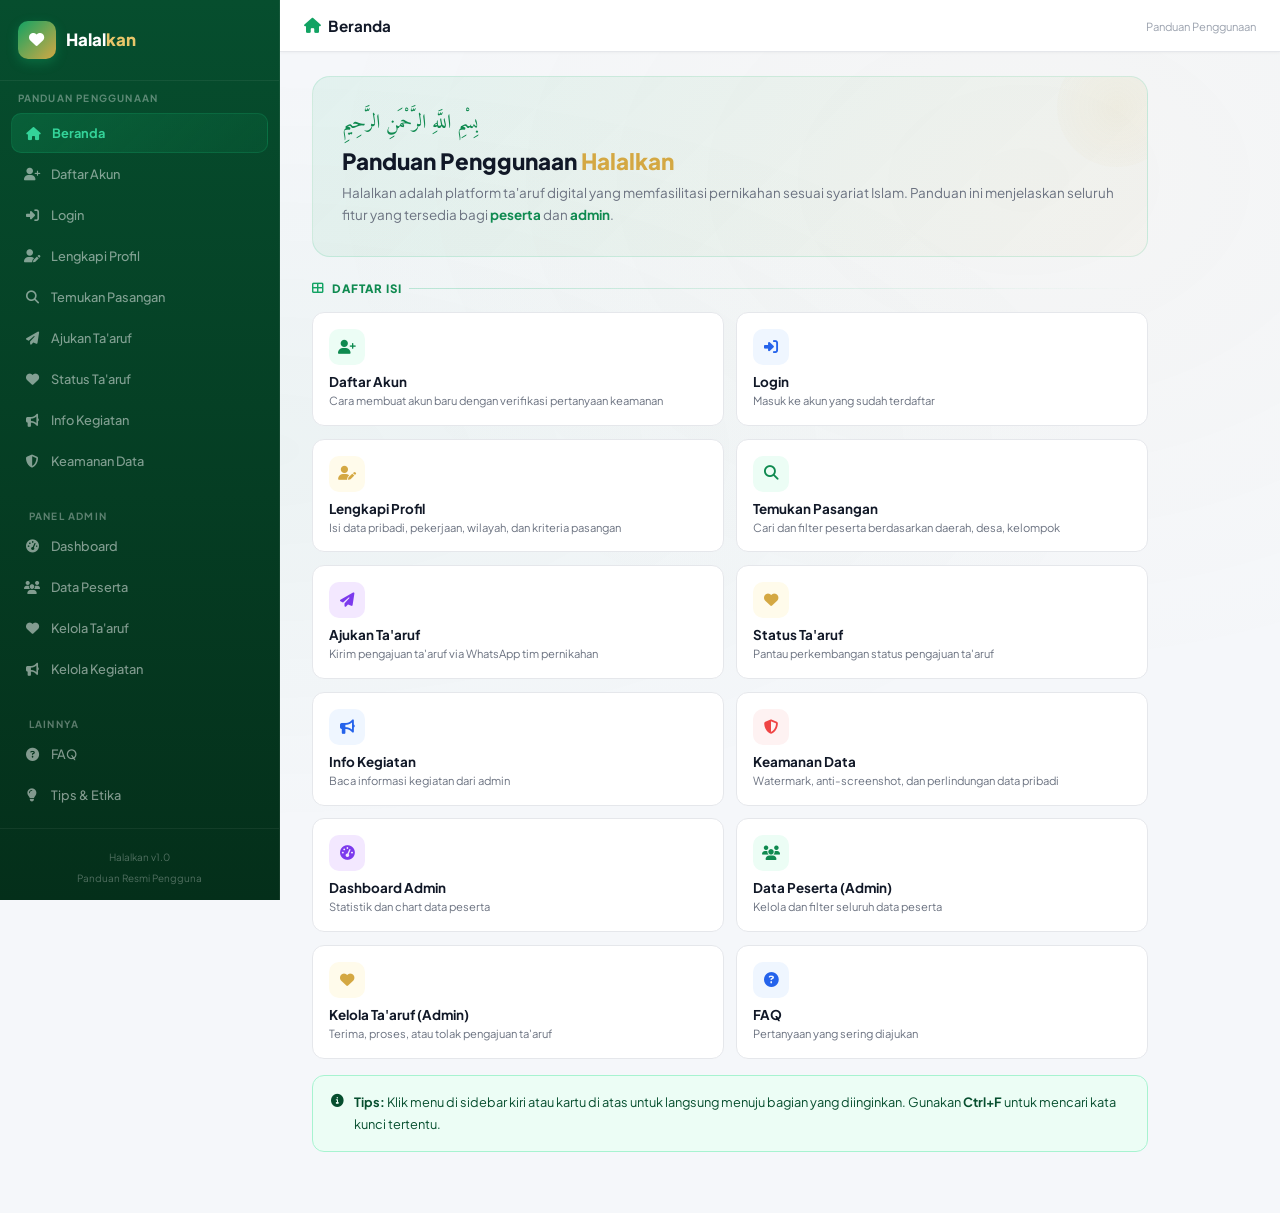
<file: panduan.html>
<!DOCTYPE html>
<html lang="id">
<head>
    <meta charset="UTF-8">
    <meta name="viewport" content="width=device-width, initial-scale=1.0">
    <title>Panduan Penggunaan — Halalkan</title>
    <link rel="preconnect" href="https://fonts.googleapis.com">
    <link rel="preconnect" href="https://fonts.gstatic.com" crossorigin>
    <link href="https://fonts.googleapis.com/css2?family=Plus+Jakarta+Sans:wght@300;400;500;600;700;800&family=Amiri:wght@400;700&display=swap" rel="stylesheet">
    <link rel="stylesheet" href="https://cdnjs.cloudflare.com/ajax/libs/font-awesome/6.4.0/css/all.min.css">
    <style>
        :root {
            --green-900: #064E2E;
            --green-800: #0B6B3F;
            --green-700: #0F8A50;
            --green-600: #12A363;
            --green-500: #15B872;
            --green-400: #34D399;
            --green-100: #D1FAE5;
            --green-50: #ECFDF5;
            --gold-500: #D4A843;
            --gold-400: #E8C66A;
            --gold-300: #F0D88A;
            --gold-100: #FEF3C7;
            --gold-50: #FFFBEB;
            --bg-page: #F5F7FA;
            --bg-card: #FFF;
            --border-light: #E5E7EB;
            --text-main: #1a1a2e;
            --text-dark: #111827;
            --text-muted: #6B7280;
            --text-light: #9CA3AF;
            --danger: #EF4444;
            --danger-light: #FEF2F2;
            --success: #10B981;
            --success-light: #ECFDF5;
            --warning: #F59E0B;
            --warning-light: #FFFBEB;
            --info: #2563EB;
            --info-light: #EFF6FF;
        }

        *, *::before, *::after { box-sizing: border-box; margin: 0; padding: 0; }

        body {
            font-family: 'Plus Jakarta Sans', sans-serif;
            background: var(--bg-page);
            color: var(--text-main);
            min-height: 100vh;
            overflow-x: hidden;
            -webkit-tap-highlight-color: transparent;
        }

        .bg-pattern {
            position: fixed;
            inset: 0;
            z-index: 0;
            pointer-events: none;
            background:
                radial-gradient(ellipse at 20% 50%, rgba(15,138,80,.04) 0%, transparent 60%),
                radial-gradient(ellipse at 80% 20%, rgba(212,168,67,.03) 0%, transparent 50%);
        }

        /* LAYOUT */
        .guide-layout {
            display: flex;
            min-height: 100vh;
            position: relative;
            z-index: 1;
        }

        /* SIDEBAR NAV */
        .guide-sidebar {
            width: 280px;
            background: linear-gradient(180deg, var(--green-900) 0%, #042F1A 100%);
            border-right: 1px solid rgba(255,255,255,.06);
            position: fixed;
            top: 0;
            left: 0;
            bottom: 0;
            z-index: 100;
            display: flex;
            flex-direction: column;
            overflow-y: auto;
            -webkit-overflow-scrolling: touch;
            transition: transform .3s cubic-bezier(.4,0,.2,1);
        }

        .guide-sidebar-header {
            padding: 1.3rem 1.1rem;
            border-bottom: 1px solid rgba(255,255,255,.06);
            display: flex;
            align-items: center;
            gap: 10px;
        }

        .guide-sidebar-logo {
            width: 38px;
            height: 38px;
            flex-shrink: 0;
            background: linear-gradient(135deg, var(--green-600), var(--gold-500));
            border-radius: 10px;
            display: flex;
            align-items: center;
            justify-content: center;
            font-size: .95rem;
            color: #fff;
            box-shadow: 0 4px 12px rgba(21,184,114,.3);
        }

        .guide-sidebar-header h2 {
            font-size: 1.05rem;
            font-weight: 800;
            color: #fff;
        }

        .guide-sidebar-header h2 span { color: var(--gold-400); }

        .guide-sidebar-subtitle {
            padding: .7rem 1.1rem .3rem;
            font-size: .62rem;
            font-weight: 700;
            color: rgba(255,255,255,.35);
            text-transform: uppercase;
            letter-spacing: 1.2px;
        }

        .guide-nav { flex: 1; padding: .3rem .7rem .7rem; }

        .guide-nav a {
            display: flex;
            align-items: center;
            gap: 10px;
            padding: 9px 12px;
            color: rgba(255,255,255,.5);
            font-size: .8rem;
            font-weight: 500;
            cursor: pointer;
            border-radius: 10px;
            transition: all .2s;
            text-decoration: none;
            min-height: 40px;
            margin-bottom: 1px;
        }

        .guide-nav a:hover {
            background: rgba(255,255,255,.08);
            color: #fff;
        }

        .guide-nav a.active {
            background: linear-gradient(135deg, rgba(21,184,114,.2), rgba(21,184,114,.08));
            color: var(--green-400);
            font-weight: 700;
            border: 1px solid rgba(21,184,114,.2);
        }

        .guide-nav a i.nav-icon {
            width: 18px;
            text-align: center;
            font-size: .82rem;
        }

        .guide-sidebar-footer {
            padding: .9rem 1.1rem;
            border-top: 1px solid rgba(255,255,255,.06);
            text-align: center;
        }

        .guide-sidebar-footer small {
            font-size: .62rem;
            color: rgba(255,255,255,.3);
            line-height: 1.5;
        }

        /* MAIN */
        .guide-main {
            flex: 1;
            margin-left: 280px;
            min-height: 100vh;
        }

        .guide-topbar {
            padding: .75rem 1.5rem;
            border-bottom: 1px solid var(--border-light);
            background: #fff;
            box-shadow: 0 1px 3px rgba(0,0,0,.04);
            display: flex;
            align-items: center;
            justify-content: space-between;
            position: sticky;
            top: 0;
            z-index: 50;
            min-height: 52px;
        }

        .guide-topbar h3 {
            font-size: .95rem;
            font-weight: 700;
            color: var(--text-dark);
            display: flex;
            align-items: center;
            gap: 7px;
        }

        .guide-topbar h3 i { color: var(--green-600); }

        .guide-hamburger {
            display: none;
            background: none;
            border: none;
            font-size: 1.1rem;
            color: var(--text-main);
            cursor: pointer;
            padding: 8px;
            min-width: 44px;
            min-height: 44px;
            justify-content: center;
            align-items: center;
            border-radius: 8px;
        }

        .guide-hamburger:hover { background: rgba(0,0,0,.05); }

        .guide-overlay {
            display: none;
            position: fixed;
            inset: 0;
            background: rgba(0,0,0,.3);
            z-index: 99;
            backdrop-filter: blur(4px);
        }

        .guide-overlay.open { display: block; }

        .guide-content {
            padding: 1.5rem 2rem 3rem;
            max-width: 900px;
        }

        /* SECTIONS */
        .guide-section {
            display: none;
            animation: fadeUp .35s ease;
        }

        .guide-section.active { display: block; }

        @keyframes fadeUp {
            from { opacity: 0; transform: translateY(12px); }
            to { opacity: 1; transform: translateY(0); }
        }

        .section-hero {
            background: linear-gradient(135deg, rgba(21,184,114,.08), rgba(212,168,67,.04));
            border: 1px solid rgba(21,184,114,.15);
            border-radius: 18px;
            padding: 1.8rem;
            margin-bottom: 1.5rem;
            position: relative;
            overflow: hidden;
        }

        .section-hero::before {
            content: '';
            position: absolute;
            top: -30px;
            right: -30px;
            width: 120px;
            height: 120px;
            background: radial-gradient(circle, rgba(212,168,67,.08), transparent);
            border-radius: 50%;
        }

        .section-hero .arabic {
            font-family: 'Amiri', serif;
            font-size: 1.25rem;
            color: var(--green-700);
            margin-bottom: .4rem;
        }

        .section-hero h1 {
            font-size: 1.4rem;
            font-weight: 800;
            color: var(--text-dark);
            margin-bottom: .4rem;
        }

        .section-hero h1 span { color: var(--gold-500); }

        .section-hero p {
            font-size: .84rem;
            color: var(--text-muted);
            line-height: 1.7;
        }

        .section-hero p b { color: var(--green-700); }

        /* CARDS */
        .g-card {
            background: #fff;
            border: 1px solid var(--border-light);
            border-radius: 16px;
            padding: 1.3rem;
            margin-bottom: 1rem;
            box-shadow: 0 1px 3px rgba(0,0,0,.04);
            transition: all .25s;
        }

        .g-card:hover {
            border-color: var(--green-400);
            box-shadow: 0 4px 16px rgba(0,0,0,.06);
        }

        .g-card-title {
            font-size: .95rem;
            font-weight: 800;
            color: var(--text-dark);
            margin-bottom: .6rem;
            display: flex;
            align-items: center;
            gap: 8px;
        }

        .g-card-title .icon-circle {
            width: 32px;
            height: 32px;
            border-radius: 9px;
            display: flex;
            align-items: center;
            justify-content: center;
            font-size: .82rem;
            flex-shrink: 0;
        }

        .icon-green { background: var(--green-50); color: var(--green-700); }
        .icon-gold { background: var(--gold-50); color: var(--gold-500); }
        .icon-blue { background: var(--info-light); color: var(--info); }
        .icon-red { background: var(--danger-light); color: var(--danger); }
        .icon-purple { background: #F3E8FF; color: #7C3AED; }

        .g-card p, .g-card li {
            font-size: .82rem;
            color: var(--text-muted);
            line-height: 1.75;
        }

        .g-card ul, .g-card ol {
            padding-left: 1.2rem;
            margin: .4rem 0;
        }

        .g-card li { margin-bottom: 3px; }

        .g-card li strong { color: var(--text-dark); }

        /* STEP LIST */
        .step-list { list-style: none; padding: 0; counter-reset: step; }

        .step-list li {
            counter-increment: step;
            position: relative;
            padding: .7rem 0 .7rem 3rem;
            border-bottom: 1px solid #F3F4F6;
            font-size: .82rem;
            color: var(--text-muted);
            line-height: 1.65;
        }

        .step-list li:last-child { border-bottom: none; }

        .step-list li::before {
            content: counter(step);
            position: absolute;
            left: 0;
            top: .65rem;
            width: 26px;
            height: 26px;
            border-radius: 8px;
            background: linear-gradient(135deg, var(--green-700), var(--green-500));
            color: #fff;
            font-size: .72rem;
            font-weight: 800;
            display: flex;
            align-items: center;
            justify-content: center;
        }

        .step-list li strong { color: var(--text-dark); }

        /* INFO BOX */
        .info-box {
            border-radius: 12px;
            padding: 1rem 1.1rem;
            margin: .8rem 0;
            font-size: .8rem;
            line-height: 1.7;
            display: flex;
            align-items: flex-start;
            gap: 10px;
        }

        .info-box i { margin-top: 3px; flex-shrink: 0; }

        .info-box.green { background: var(--green-50); color: var(--green-900); border: 1px solid #A7F3D0; }
        .info-box.gold { background: var(--gold-50); color: #92400E; border: 1px solid #FDE68A; }
        .info-box.red { background: var(--danger-light); color: #991B1B; border: 1px solid #FECACA; }
        .info-box.blue { background: var(--info-light); color: #1E40AF; border: 1px solid #BFDBFE; }

        /* FLOW DIAGRAM */
        .flow-diagram {
            display: flex;
            align-items: center;
            justify-content: center;
            gap: 6px;
            flex-wrap: wrap;
            margin: 1rem 0;
            padding: 1rem;
            background: #F9FAFB;
            border: 1px solid var(--border-light);
            border-radius: 12px;
        }

        .flow-step {
            padding: 8px 14px;
            border-radius: 10px;
            font-size: .74rem;
            font-weight: 700;
            text-align: center;
            min-width: 90px;
        }

        .flow-step.f-green { background: var(--green-50); color: var(--green-700); border: 1px solid #A7F3D0; }
        .flow-step.f-gold { background: var(--gold-50); color: #92400E; border: 1px solid #FDE68A; }
        .flow-step.f-blue { background: var(--info-light); color: var(--info); border: 1px solid #BFDBFE; }
        .flow-step.f-purple { background: #F3E8FF; color: #7C3AED; border: 1px solid #DDD6FE; }
        .flow-step.f-red { background: var(--danger-light); color: #DC2626; border: 1px solid #FECACA; }

        .flow-arrow {
            color: var(--text-light);
            font-size: .9rem;
            flex-shrink: 0;
        }

        /* BADGE */
        .gbadge {
            padding: 3px 10px;
            border-radius: 20px;
            font-size: .68rem;
            font-weight: 700;
            display: inline-block;
            white-space: nowrap;
        }

        .gbadge-green { background: var(--green-50); color: var(--green-700); border: 1px solid #A7F3D0; }
        .gbadge-gold { background: var(--gold-50); color: #92400E; border: 1px solid #FDE68A; }
        .gbadge-blue { background: var(--info-light); color: var(--info); border: 1px solid #BFDBFE; }
        .gbadge-red { background: var(--danger-light); color: #DC2626; border: 1px solid #FECACA; }
        .gbadge-purple { background: #F3E8FF; color: #7C3AED; border: 1px solid #DDD6FE; }

        /* TABLE */
        .g-table-wrap {
            border: 1px solid var(--border-light);
            border-radius: 12px;
            overflow-x: auto;
            margin: .8rem 0;
            background: #fff;
        }

        .g-table {
            width: 100%;
            border-collapse: collapse;
            font-size: .78rem;
        }

        .g-table thead { background: #F9FAFB; }

        .g-table th {
            text-align: left;
            padding: 10px 14px;
            font-size: .68rem;
            font-weight: 700;
            color: var(--text-muted);
            text-transform: uppercase;
            letter-spacing: .5px;
            border-bottom: 1px solid var(--border-light);
            white-space: nowrap;
        }

        .g-table td {
            padding: 10px 14px;
            border-bottom: 1px solid #F3F4F6;
            vertical-align: top;
            color: var(--text-main);
            line-height: 1.6;
        }

        .g-table tr:last-child td { border-bottom: none; }
        .g-table tr:hover td { background: #FAFBFC; }

        /* SUB HEADING */
        .sub-heading {
            font-size: .72rem;
            font-weight: 800;
            color: var(--green-700);
            text-transform: uppercase;
            letter-spacing: 1px;
            margin: 1.5rem 0 .7rem;
            display: flex;
            align-items: center;
            gap: 7px;
        }

        .sub-heading::after {
            content: '';
            flex: 1;
            height: 1px;
            background: linear-gradient(to right, rgba(21,184,114,.25), transparent);
        }

        /* SCREENSHOT PLACEHOLDER */
        .screen-mock {
            background: #F9FAFB;
            border: 2px dashed var(--border-light);
            border-radius: 14px;
            padding: 1.5rem;
            text-align: center;
            margin: .8rem 0;
        }

        .screen-mock i {
            font-size: 1.8rem;
            color: var(--text-light);
            margin-bottom: .5rem;
            display: block;
        }

        .screen-mock p {
            font-size: .76rem;
            color: var(--text-light);
        }

        .screen-mock .screen-label {
            font-size: .72rem;
            font-weight: 700;
            color: var(--green-700);
            margin-bottom: .3rem;
        }

        /* TOC GRID */
        .toc-grid {
            display: grid;
            grid-template-columns: 1fr 1fr;
            gap: .8rem;
            margin: 1rem 0;
        }

        .toc-item {
            background: #fff;
            border: 1px solid var(--border-light);
            border-radius: 12px;
            padding: 1rem;
            cursor: pointer;
            transition: all .25s;
            text-decoration: none;
            display: block;
        }

        .toc-item:hover {
            border-color: var(--green-400);
            box-shadow: 0 4px 16px rgba(0,0,0,.06);
            transform: translateY(-2px);
        }

        .toc-item .toc-icon {
            width: 36px;
            height: 36px;
            border-radius: 10px;
            display: flex;
            align-items: center;
            justify-content: center;
            font-size: .9rem;
            margin-bottom: .5rem;
        }

        .toc-item .toc-title {
            font-size: .84rem;
            font-weight: 700;
            color: var(--text-dark);
            margin-bottom: 2px;
        }

        .toc-item .toc-desc {
            font-size: .7rem;
            color: var(--text-muted);
            line-height: 1.5;
        }

        /* RESPONSIVE */
        @media (max-width: 768px) {
            .guide-sidebar {
                transform: translateX(-100%);
                width: 280px;
            }
            .guide-sidebar.open { transform: translateX(0); }
            .guide-main { margin-left: 0; }
            .guide-hamburger { display: flex; }
            .guide-content { padding: 1rem 1rem 2rem; }
            .toc-grid { grid-template-columns: 1fr; }
            .flow-diagram { gap: 4px; padding: .7rem; }
            .flow-step { min-width: 70px; padding: 6px 10px; font-size: .66rem; }
            .section-hero { padding: 1.2rem; }
            .section-hero h1 { font-size: 1.15rem; }
            .g-card { padding: 1rem; }
        }

        @media (max-width: 400px) {
            .flow-diagram { flex-direction: column; }
            .flow-arrow { transform: rotate(90deg); }
        }

        @media print {
            .guide-sidebar, .guide-topbar, .guide-hamburger, .guide-overlay { display: none !important; }
            .guide-main { margin-left: 0; }
            .guide-content { max-width: 100%; }
            .g-card { break-inside: avoid; }
        }
    </style>
</head>
<body>
<div class="bg-pattern"></div>

<div class="guide-layout">
    <div class="guide-overlay" id="guideOverlay" onclick="closeGuideSidebar()"></div>

    <aside class="guide-sidebar" id="guideSidebar">
        <div class="guide-sidebar-header">
            <div class="guide-sidebar-logo"><i class="fas fa-heart"></i></div>
            <h2>Halal<span>kan</span></h2>
        </div>
        <div class="guide-sidebar-subtitle">Panduan Penggunaan</div>
        <nav class="guide-nav">
            <a class="active" onclick="showSection('sec-beranda')"><i class="fas fa-home nav-icon"></i> Beranda</a>
            <a onclick="showSection('sec-daftar')"><i class="fas fa-user-plus nav-icon"></i> Daftar Akun</a>
            <a onclick="showSection('sec-login')"><i class="fas fa-sign-in-alt nav-icon"></i> Login</a>
            <a onclick="showSection('sec-profil')"><i class="fas fa-user-edit nav-icon"></i> Lengkapi Profil</a>
            <a onclick="showSection('sec-cari')"><i class="fas fa-search nav-icon"></i> Temukan Pasangan</a>
            <a onclick="showSection('sec-taaruf')"><i class="fas fa-paper-plane nav-icon"></i> Ajukan Ta'aruf</a>
            <a onclick="showSection('sec-status')"><i class="fas fa-heart nav-icon"></i> Status Ta'aruf</a>
            <a onclick="showSection('sec-kegiatan')"><i class="fas fa-bullhorn nav-icon"></i> Info Kegiatan</a>
            <a onclick="showSection('sec-keamanan')"><i class="fas fa-shield-alt nav-icon"></i> Keamanan Data</a>
            <div style="padding: .5rem 0"></div>
            <div class="guide-sidebar-subtitle">Panel Admin</div>
            <a onclick="showSection('sec-admin-home')"><i class="fas fa-tachometer-alt nav-icon"></i> Dashboard</a>
            <a onclick="showSection('sec-admin-users')"><i class="fas fa-users nav-icon"></i> Data Peserta</a>
            <a onclick="showSection('sec-admin-taaruf')"><i class="fas fa-heart nav-icon"></i> Kelola Ta'aruf</a>
            <a onclick="showSection('sec-admin-kg')"><i class="fas fa-bullhorn nav-icon"></i> Kelola Kegiatan</a>
            <div style="padding: .5rem 0"></div>
            <div class="guide-sidebar-subtitle">Lainnya</div>
            <a onclick="showSection('sec-faq')"><i class="fas fa-question-circle nav-icon"></i> FAQ</a>
            <a onclick="showSection('sec-tips')"><i class="fas fa-lightbulb nav-icon"></i> Tips & Etika</a>
        </nav>
        <div class="guide-sidebar-footer">
            <small>Halalkan v1.0<br>Panduan Resmi Pengguna</small>
        </div>
    </aside>

    <div class="guide-main">
        <header class="guide-topbar">
            <div style="display:flex;align-items:center;gap:7px">
                <button class="guide-hamburger" onclick="toggleGuideSidebar()" aria-label="Menu"><i class="fas fa-bars"></i></button>
                <h3 id="guidePageTitle"><i class="fas fa-home"></i> Beranda</h3>
            </div>
            <span style="font-size:.7rem;color:var(--text-light);white-space:nowrap">Panduan Penggunaan</span>
        </header>

        <div class="guide-content">

            <!-- ===================== BERANDA ===================== -->
            <div id="sec-beranda" class="guide-section active">
                <div class="section-hero">
                    <div class="arabic">بِسْمِ اللَّهِ الرَّحْمَنِ الرَّحِيمِ</div>
                    <h1>Panduan Penggunaan <span>Halalkan</span></h1>
                    <p>Halalkan adalah platform ta'aruf digital yang memfasilitasi pernikahan sesuai syariat Islam. Panduan ini menjelaskan seluruh fitur yang tersedia bagi <b>peserta</b> dan <b>admin</b>.</p>
                </div>

                <div class="sub-heading"><i class="fas fa-th-large" style="color:var(--green-600)"></i> Daftar Isi</div>
                <div class="toc-grid">
                    <div class="toc-item" onclick="showSection('sec-daftar')">
                        <div class="toc-icon icon-green"><i class="fas fa-user-plus"></i></div>
                        <div class="toc-title">Daftar Akun</div>
                        <div class="toc-desc">Cara membuat akun baru dengan verifikasi pertanyaan keamanan</div>
                    </div>
                    <div class="toc-item" onclick="showSection('sec-login')">
                        <div class="toc-icon icon-blue"><i class="fas fa-sign-in-alt"></i></div>
                        <div class="toc-title">Login</div>
                        <div class="toc-desc">Masuk ke akun yang sudah terdaftar</div>
                    </div>
                    <div class="toc-item" onclick="showSection('sec-profil')">
                        <div class="toc-icon icon-gold"><i class="fas fa-user-edit"></i></div>
                        <div class="toc-title">Lengkapi Profil</div>
                        <div class="toc-desc">Isi data pribadi, pekerjaan, wilayah, dan kriteria pasangan</div>
                    </div>
                    <div class="toc-item" onclick="showSection('sec-cari')">
                        <div class="toc-icon icon-green"><i class="fas fa-search"></i></div>
                        <div class="toc-title">Temukan Pasangan</div>
                        <div class="toc-desc">Cari dan filter peserta berdasarkan daerah, desa, kelompok</div>
                    </div>
                    <div class="toc-item" onclick="showSection('sec-taaruf')">
                        <div class="toc-icon icon-purple"><i class="fas fa-paper-plane"></i></div>
                        <div class="toc-title">Ajukan Ta'aruf</div>
                        <div class="toc-desc">Kirim pengajuan ta'aruf via WhatsApp tim pernikahan</div>
                    </div>
                    <div class="toc-item" onclick="showSection('sec-status')">
                        <div class="toc-icon icon-gold"><i class="fas fa-heart"></i></div>
                        <div class="toc-title">Status Ta'aruf</div>
                        <div class="toc-desc">Pantau perkembangan status pengajuan ta'aruf</div>
                    </div>
                    <div class="toc-item" onclick="showSection('sec-kegiatan')">
                        <div class="toc-icon icon-blue"><i class="fas fa-bullhorn"></i></div>
                        <div class="toc-title">Info Kegiatan</div>
                        <div class="toc-desc">Baca informasi kegiatan dari admin</div>
                    </div>
                    <div class="toc-item" onclick="showSection('sec-keamanan')">
                        <div class="toc-icon icon-red"><i class="fas fa-shield-alt"></i></div>
                        <div class="toc-title">Keamanan Data</div>
                        <div class="toc-desc">Watermark, anti-screenshot, dan perlindungan data pribadi</div>
                    </div>
                    <div class="toc-item" onclick="showSection('sec-admin-home')">
                        <div class="toc-icon icon-purple"><i class="fas fa-tachometer-alt"></i></div>
                        <div class="toc-title">Dashboard Admin</div>
                        <div class="toc-desc">Statistik dan chart data peserta</div>
                    </div>
                    <div class="toc-item" onclick="showSection('sec-admin-users')">
                        <div class="toc-icon icon-green"><i class="fas fa-users"></i></div>
                        <div class="toc-title">Data Peserta (Admin)</div>
                        <div class="toc-desc">Kelola dan filter seluruh data peserta</div>
                    </div>
                    <div class="toc-item" onclick="showSection('sec-admin-taaruf')">
                        <div class="toc-icon icon-gold"><i class="fas fa-heart"></i></div>
                        <div class="toc-title">Kelola Ta'aruf (Admin)</div>
                        <div class="toc-desc">Terima, proses, atau tolak pengajuan ta'aruf</div>
                    </div>
                    <div class="toc-item" onclick="showSection('sec-faq')">
                        <div class="toc-icon icon-blue"><i class="fas fa-question-circle"></i></div>
                        <div class="toc-title">FAQ</div>
                        <div class="toc-desc">Pertanyaan yang sering diajukan</div>
                    </div>
                </div>

                <div class="info-box green">
                    <i class="fas fa-info-circle"></i>
                    <div><strong>Tips:</strong> Klik menu di sidebar kiri atau kartu di atas untuk langsung menuju bagian yang diinginkan. Gunakan <strong>Ctrl+F</strong> untuk mencari kata kunci tertentu.</div>
                </div>
            </div>

            <!-- ===================== DAFTAR ===================== -->
            <div id="sec-daftar" class="guide-section">
                <div class="g-card">
                    <div class="g-card-title"><div class="icon-circle icon-green"><i class="fas fa-user-plus"></i></div> Cara Mendaftar Akun Baru</div>
                    <p>Untuk menggunakan Halalkan, Anda harus mendaftar terlebih dahulu. Proses pendaftaran dilengkapi dengan <strong>verifikasi keamanan</strong> untuk mencegah pendaftaran otomatis.</p>
                </div>

                <div class="g-card">
                    <div class="g-card-title"><div class="icon-circle icon-blue"><i class="fas fa-list-ol"></i></div> Langkah-langkah</div>
                    <ol class="step-list">
                        <li>Buka halaman utama Halalkan. Anda akan melihat halaman <strong>Login</strong>.</li>
                        <li>Klik tautan <strong>"Daftar"</strong> di bagian bawah form login.</li>
                        <li>Isi formulir pendaftaran:
                            <ul style="margin-top:5px">
                                <li><strong>Email</strong> — Alamat email aktif yang akan digunakan untuk login</li>
                                <li><strong>Password</strong> — Minimal 6 karakter, gunakan kombinasi huruf dan angka</li>
                                <li><strong>Nama Lengkap</strong> — Nama sesuai identitas resmi</li>
                            </ul>
                        </li>
                        <li>Klik tombol <strong>"Daftar"</strong>. Akan muncul <strong>modal verifikasi</strong> berisi pertanyaan keamanan.</li>
                        <li><strong>Jawab pertanyaan</strong> dengan benar, lalu klik <strong>"Verifikasi & Daftar"</strong>.</li>
                        <li>Jika berhasil, Anda akan dikembalikan ke halaman Login untuk masuk dengan akun baru.</li>
                    </ol>
                </div>

                <div class="info-box gold">
                    <i class="fas fa-exclamation-triangle"></i>
                    <div><strong>Perhatian:</strong> Jika jawaban verifikasi salah, pendaftaran akan gagal. Pastikan Anda memahami pertanyaan sebelum menjawab. Hubungi admin jika kesulitan.</div>
                </div>

                <div class="screen-mock">
                    <div class="screen-label">Tampilan Formulir Pendaftaran</div>
                    <i class="fas fa-image"></i>
                    <p>Formulir dengan field Email, Password, Nama Lengkap, dan tombol Daftar</p>
                </div>
            </div>

            <!-- ===================== LOGIN ===================== -->
            <div id="sec-login" class="guide-section">
                <div class="g-card">
                    <div class="g-card-title"><div class="icon-circle icon-blue"><i class="fas fa-sign-in-alt"></i></div> Cara Login</div>
                    <p>Gunakan email dan password yang sudah didaftarkan untuk masuk ke sistem.</p>
                </div>

                <div class="g-card">
                    <div class="g-card-title"><div class="icon-circle icon-green"><i class="fas fa-list-ol"></i></div> Langkah-langkah</div>
                    <ol class="step-list">
                        <li>Di halaman Login, masukkan <strong>email</strong> yang terdaftar.</li>
                        <li>Masukkan <strong>password</strong> Anda.</li>
                        <li>Klik tombol <strong>"Masuk"</strong>.</li>
                        <li>Jika berhasil, sistem akan mendeteksi role Anda:
                            <ul style="margin-top:5px">
                                <li><span class="gbadge gbadge-green">Personal</span> — Diarahkan ke Beranda pengguna</li>
                                <li><span class="gbadge gbadge-purple">Admin</span> — Diarahkan ke Dashboard admin</li>
                            </ul>
                        </li>
                        <li>Jika profil belum lengkap, Anda akan diarahkan ke halaman <strong>Edit Profil</strong> terlebih dahulu.</li>
                    </ol>
                </div>

                <div class="g-card">
                    <div class="g-card-title"><div class="icon-circle icon-gold"><i class="fas fa-key"></i></div> Lupa Password</div>
                    <p>Klik tautan <strong>"Lupa Password?"</strong> di halaman login. Masukkan email akun Anda, dan sistem akan mengirimkan instruksi reset password (jika fitur tersedia di backend).</p>
                </div>

                <div class="info-box red">
                    <i class="fas fa-lock"></i>
                    <div><strong>Keamanan:</strong> Setiap sesi login bersifat sementara. Tutup browser untuk keluar, atau gunakan tombol <strong>"Keluar"</strong> di sidebar.</div>
                </div>
            </div>

            <!-- ===================== PROFIL ===================== -->
            <div id="sec-profil" class="guide-section">
                <div class="g-card">
                    <div class="g-card-title"><div class="icon-circle icon-gold"><i class="fas fa-user-edit"></i></div> Mengapa Harus Lengkapi Profil?</div>
                    <p>Profil yang <strong>lengkap</strong> adalah syarat wajib untuk membuka fitur <strong>Temukan Pasangan</strong> dan <strong>Status Ta'aruf</strong>. Tanpa profil lengkap, kedua menu tersebut akan terkunci.</p>
                </div>

                <div class="flow-diagram">
                    <div class="flow-step f-gold">Profil Belum Lengkap</div>
                    <div class="flow-arrow"><i class="fas fa-arrow-right"></i></div>
                    <div class="flow-step f-red"><i class="fas fa-lock"></i> Menu Terkunci</div>
                    <div class="flow-arrow"><i class="fas fa-arrow-right"></i></div>
                    <div class="flow-step f-green">Lengkapi Profil</div>
                    <div class="flow-arrow"><i class="fas fa-arrow-right"></i></div>
                    <div class="flow-step f-blue"><i class="fas fa-lock-open"></i> Menu Terbuka</div>
                </div>

                <div class="sub-heading"><i class="fas fa-clipboard-list" style="color:var(--green-600)"></i> Data yang Diisi</div>

                <div class="g-card">
                    <div class="g-card-title"><div class="icon-circle icon-green"><i class="fas fa-id-card"></i></div> Data Pribadi</div>
                    <div class="g-table-wrap">
                        <table class="g-table">
                            <thead><tr><th>Field</th><th>Keterangan</th></tr></thead>
                            <tbody>
                                <tr><td><strong>Nama Lengkap</strong></td><td>Sesuai identitas resmi (KTP/Akta)</td></tr>
                                <tr><td><strong>Nama Orang Tua</strong></td><td>Nama ayah dan/atau ibu</td></tr>
                                <tr><td><strong>Tempat, Tanggal Lahir</strong></td><td>Contoh: Makassar, 15 Maret 1998</td></tr>
                                <tr><td><strong>Jenis Kelamin</strong></td><td>Laki-laki / Perempuan</td></tr>
                                <tr><td><strong>Anak Ke</strong></td><td>Contoh: Anak ke-2 dari 4 bersaudara</td></tr>
                                <tr><td><strong>Suku</strong></td><td>Suku/bangsa</td></tr>
                                <tr><td><strong>Tinggi / Berat Badan</strong></td><td>Contoh: 170cm / 65kg</td></tr>
                                <tr><td><strong>Status Menikah</strong></td><td>Belum Menikah / Janda / Duda</td></tr>
                            </tbody>
                        </table>
                    </div>
                </div>

                <div class="g-card">
                    <div class="g-card-title"><div class="icon-circle icon-blue"><i class="fas fa-graduation-cap"></i></div> Pendidikan & Pekerjaan</div>
                    <div class="g-table-wrap">
                        <table class="g-table">
                            <thead><tr><th>Field</th><th>Keterangan</th></tr></thead>
                            <tbody>
                                <tr><td><strong>Pendidikan</strong></td><td>Contoh: S1 Teknik Informatika</td></tr>
                                <tr><td><strong>Pekerjaan</strong></td><td>Contoh: Guru / Wiraswasta</td></tr>
                                <tr><td><strong>Hobi</strong></td><td>Contoh: Membaca, olahraga</td></tr>
                                <tr><td><strong>Dapukan</strong></td><td>Jabatan adat/organisasi jika ada</td></tr>
                            </tbody>
                        </table>
                    </div>
                </div>

                <div class="g-card">
                    <div class="g-card-title"><div class="icon-circle icon-gold"><i class="fas fa-map-marker-alt"></i></div> Wilayah</div>
                    <div class="g-table-wrap">
                        <table class="g-table">
                            <thead><tr><th>Field</th><th>Keterangan</th></tr></thead>
                            <tbody>
                                <tr><td><strong>Daerah</strong></td><td>Pilih dari daftar daerah yang tersedia</td></tr>
                                <tr><td><strong>Desa</strong></td><td>Akan muncul setelah memilih daerah</td></tr>
                                <tr><td><strong>Kelompok</strong></td><td>Akan muncul setelah memilih desa</td></tr>
                            </tbody>
                        </table>
                    </div>
                    <div class="info-box blue" style="margin-top:.7rem">
                        <i class="fas fa-info-circle"></i>
                        <div><strong>Cascading Select:</strong> Pilihan Desa bergantung pada Daerah yang dipilih. Pilihan Kelompok bergantung pada Desa. Pastikan memilih secara berurutan.</div>
                    </div>
                </div>

                <div class="g-card">
                    <div class="g-card-title"><div class="icon-circle icon-green"><i class="fas fa-camera"></i></div> Foto & Kriteria Pasangan</div>
                    <ul>
                        <li><strong>Foto:</strong> Upload foto terbaik Anda (maks 2MB). Foto akan otomatis dikompres oleh sistem.</li>
                        <li><strong>Kriteria Pasangan:</strong> Tulis kriteria pasangan yang Anda inginkan, misalnya: sholeh/sholehah, pendidikan minimal SMA, tinggi minimal 165cm, dan sebagainya. Kriteria ini akan ditampilkan di kartu profil Anda kepada peserta lain.</li>
                    </ul>
                </div>

                <div class="info-box green">
                    <i class="fas fa-check-circle"></i>
                    <div><strong>Simpan Profil:</strong> Setelah semua data terisi, klik <strong>"Simpan Profil"</strong>. Jika berhasil, menu Temukan Pasangan dan Status Ta'aruf akan otomatis terbuka (ikun terbuka).</div>
                </div>
            </div>

            <!-- ===================== CARI ===================== -->
            <div id="sec-cari" class="guide-section">
                <div class="g-card">
                    <div class="g-card-title"><div class="icon-circle icon-green"><i class="fas fa-search"></i></div> Temukan Pasangan</div>
                    <p>Menu ini menampilkan daftar peserta yang bisa Anda ajukan ta'aruf. Sistem otomatis menampilkan peserta <strong>lawan jenis</strong> dari Anda.</p>
                </div>

                <div class="info-box red">
                    <i class="fas fa-exclamation-triangle"></i>
                    <div><strong>Penting:</strong> Halaman ini dilindungi dengan <strong>watermark</strong> dan <strong>anti-screenshot</strong>. Dilarang keras melakukan screenshot, screen record, copy, atau distribusi data yang ditampilkan. Pelanggaran ditindak tegas.</div>
                </div>

                <div class="sub-heading"><i class="fas fa-filter" style="color:var(--green-600)"></i> Filter & Pencarian</div>

                <div class="g-card">
                    <div class="g-card-title"><div class="icon-circle icon-blue"><i class="fas fa-sliders-h"></i></div> Filter yang Tersedia</div>
                    <div class="g-table-wrap">
                        <table class="g-table">
                            <thead><tr><th>Filter</th><th>Fungsi</th></tr></thead>
                            <tbody>
                                <tr><td><strong>Daerah</strong></td><td>Filter peserta berdasarkan daerah tertentu</td></tr>
                                <tr><td><strong>Desa</strong></td><td>Filter berdasarkan desa (bergantung pada pilihan daerah)</td></tr>
                                <tr><td><strong>Kelompok</strong></td><td>Filter berdasarkan kelompok (bergantung pada pilihan desa)</td></tr>
                                <tr><td><strong>Pencarian Nama</strong></td><td>Ketik nama di kolom pencarian untuk filter real-time</td></tr>
                            </tbody>
                        </table>
                    </div>
                    <div class="info-box blue" style="margin-top:.7rem">
                        <i class="fas fa-bolt"></i>
                        <div><strong>Real-time:</strong> Filter dan pencarian bekerja secara instan saat Anda mengetik atau memilih. Tidak perlu menekan tombol "Cari".</div>
                    </div>
                </div>

                <div class="sub-heading"><i class="fas fa-id-card" style="color:var(--green-600)"></i> Kartu Peserta</div>

                <div class="g-card">
                    <div class="g-card-title"><div class="icon-circle icon-gold"><i class="fas fa-address-card"></i></div> Informasi yang Ditampilkan</div>
                    <p>Setiap peserta ditampilkan dalam bentuk kartu yang memuat:</p>
                    <ul>
                        <li><strong>Foto</strong> — Klik foto untuk memperbesar (modal)</li>
                        <li><strong>Nama</strong> & <strong>Jenis Kelamin</strong> (badge biru/hijau)</li>
                        <li><strong>Pekerjaan, Pendidikan, Wilayah</strong></li>
                        <li><strong>Data Pribadi:</strong> Nama orang tua, TTL, anak ke, suku, TB/BB, status menikah, hobi, dapukan, kelompok</li>
                        <li><strong>Kriteria Pasangan</strong> (jika diisi)</li>
                        <li><strong>Tombol "Ajukan Ta'aruf"</strong> di bagian bawah kartu</li>
                    </ul>
                </div>

                <div class="info-box gold">
                    <i class="fas fa-heart-broken"></i>
                    <div><strong>Blokir Saat Ta'aruf:</strong> Jika Anda sedang dalam proses ta'aruf (Pending / Sedang Taaruf / Sedang Proses), daftar peserta <strong>tidak akan ditampilkan</strong>. Anda akan melihat pesan bahwa sedang dalam proses ta'aruf.</div>
                </div>

                <div class="sub-heading"><i class="fas fa-mobile-alt" style="color:var(--green-600)"></i> Navigasi Halaman</div>
                <div class="g-card">
                    <div class="g-card-title"><div class="icon-circle icon-blue"><i class="fas fa-layer-group"></i></div> Paginasi</div>
                    <p>Data peserta ditampilkan per halaman (6 peserta per halaman). Di bagian bawah daftar terdapat kontrol paginasi:</p>
                    <ul>
                        <li><strong>Info:</strong> "Menampilkan 1 - 6 dari 24"</li>
                        <li><strong>Nomor halaman</strong> — Klik untuk langsung ke halaman tertentu</li>
                        <li><strong>Panah kiri/kanan</strong> — Navigasi ke halaman sebelum/sesudah</li>
                    </ul>
                </div>
            </div>

            <!-- ===================== AJUKAN TAARUF ===================== -->
            <div id="sec-taaruf" class="guide-section">
                <div class="g-card">
                    <div class="g-card-title"><div class="icon-circle icon-purple"><i class="fas fa-paper-plane"></i></div> Proses Pengajuan Ta'aruf</div>
                    <p>Pengajuan ta'aruf tidak dilakukan langsung di aplikasi, melainkan <strong>melalui WhatsApp tim pernikahan daerah</strong>. Sistem mencatat pengajuan dan menampilkan kontak tim yang bertanggung jawab.</p>
                </div>

                <div class="flow-diagram">
                    <div class="flow-step f-green">Lihat Kartu Peserta</div>
                    <div class="flow-arrow"><i class="fas fa-arrow-right"></i></div>
                    <div class="flow-step f-blue">Klik "Ajukan Ta'aruf"</div>
                    <div class="flow-arrow"><i class="fas fa-arrow-right"></i></div>
                    <div class="flow-step f-gold">Sistem Catat + Tampilkan WA</div>
                    <div class="flow-arrow"><i class="fas fa-arrow-right"></i></div>
                    <div class="flow-step f-purple">Chat Tim Pernikahan</div>
                </div>

                <div class="g-card">
                    <div class="g-card-title"><div class="icon-circle icon-green"><i class="fas fa-list-ol"></i></div> Langkah Detail</div>
                    <ol class="step-list">
                        <li>Browse daftar peserta di menu <strong>Temukan Pasangan</strong>.</li>
                        <li>Temukan peserta yang sesuai, lalu klik tombol <strong>"Ajukan Ta'aruf"</strong> (hijau, ikon WhatsApp) di bagian bawah kartu.</li>
                        <li>Sistem akan:
                            <ul style="margin-top:5px">
                                <li>Mencatat pengajuan Anda di database</li>
                                <li>Menampilkan <strong>info box hijau</strong> berisi nama tim pernikahan, nomor WhatsApp, dan tombol <strong>"Chat WhatsApp Sekarang"</strong></li>
                            </ul>
                        </li>
                        <li>Klik tombol WhatsApp. Pesan otomatis akan terisi dengan format:
                            <div style="background:#F9FAFB;border:1px solid var(--border-light);border-radius:8px;padding:.6rem .8rem;margin-top:5px;font-size:.74rem;color:var(--text-main);font-style:italic">
                                "Assalamu'alaikum, saya [Nama Anda] dari kelompok [Kelompok]. Saya ingin mengajukan ta'aruf dengan [Nama Target] ([Daerah Target]) melalui Halalkan. Mohon bimbingannya."
                            </div>
                        </li>
                        <li>Kirim pesan dan tunggu konfirmasi dari tim pernikahan.</li>
                    </ol>
                </div>

                <div class="info-box gold">
                    <i class="fas fa-exclamation-triangle"></i>
                    <div><strong>Setelah Mengajukan:</strong> Menu Temukan Pasangan akan diblokir (menampilkan banner "Sedang dalam Proses Ta'aruf"). Daftar peserta hanya kembali tersedia jika pengajuan <strong>ditolak</strong> oleh admin.</div>
                </div>

                <div class="info-box blue">
                    <i class="fas fa-question-circle"></i>
                    <div><strong>Jika Tim Tidak Tersedia:</strong> Jika belum ada tim pernikahan yang terdaftar untuk daerah target, Anda akan mendapat notifikasi bahwa pengajuan tercatat namun belum ada kontak tim.</div>
                </div>
            </div>

            <!-- ===================== STATUS TAARUF ===================== -->
            <div id="sec-status" class="guide-section">
                <div class="g-card">
                    <div class="g-card-title"><div class="icon-circle icon-gold"><i class="fas fa-heart"></i></div> Status Ta'aruf</div>
                    <p>Menu ini menampilkan seluruh riwayat pengajuan ta'aruf Anda, baik sebagai <strong>pelamar</strong> maupun sebagai <strong>target</strong>.</p>
                </div>

                <div class="sub-heading"><i class="fas fa-stream" style="color:var(--green-600)"></i> Status yang Ada</div>

                <div class="g-table-wrap">
                    <table class="g-table">
                        <thead><tr><th>Status</th><th>Arti</th><th>Warna</th></tr></thead>
                        <tbody>
                            <tr>
                                <td><span class="gbadge gbadge-gold">Pending</span></td>
                                <td>Menunggu konfirmasi dari tim pernikahan</td>
                                <td style="color:var(--gold-500)">Kuning/Emas</td>
                            </tr>
                            <tr>
                                <td><span class="gbadge gbadge-blue">Sedang Taaruf</span></td>
                                <td>Proses ta'aruf sudah dimulai, kedua pihak sudah dikonfirmasi</td>
                                <td style="color:var(--info)">Biru</td>
                            </tr>
                            <tr>
                                <td><span class="gbadge gbadge-gold">Sedang Proses</span></td>
                                <td>Taaruf berlanjut ke tahap selanjutnya (pendalaman, khitbah, dll)</td>
                                <td style="color:#D97706">Oranye</td>
                            </tr>
                            <tr>
                                <td><span class="gbadge gbadge-green">Sudah Menikah</span></td>
                                <td>Alhamdulillah, proses telah selesai hingga akad nikah</td>
                                <td style="color:var(--green-700)">Hijau</td>
                            </tr>
                            <tr>
                                <td><span class="gbadge gbadge-red">Rejected</span></td>
                                <td>Pengajuan ditolak. Anda dapat kembali melihat daftar peserta.</td>
                                <td style="color:var(--danger)">Merah</td>
                            </tr>
                        </tbody>
                    </table>
                </div>

                <div class="flow-diagram">
                    <div class="flow-step f-gold">Pending</div>
                    <div class="flow-arrow"><i class="fas fa-arrow-right"></i></div>
                    <div class="flow-step f-blue">Sedang Taaruf</div>
                    <div class="flow-arrow"><i class="fas fa-arrow-right"></i></div>
                    <div class="flow-step f-gold">Sedang Proses</div>
                    <div class="flow-arrow"><i class="fas fa-arrow-right"></i></div>
                    <div class="flow-step f-green">Sudah Menikah</div>
                </div>
                <div style="text-align:center;margin:-.5rem 0 .8rem">
                    <div class="flow-arrow" style="display:inline-block;transform:rotate(90deg);color:var(--danger);font-size:.8rem">
                        <i class="fas fa-arrow-right"></i>
                    </div>
                </div>
                <div class="flow-diagram" style="margin-top:-.5rem">
                    <div class="flow-step f-red" style="margin:0 auto">Rejected (dapat dari status manapun)</div>
                </div>

                <div class="g-card">
                    <div class="g-card-title"><div class="icon-circle icon-blue"><i class="fas fa-info-circle"></i></div> Informasi per Kartu Status</div>
                    <p>Setiap pengajuan ditampilkan dalam kartu berisi:</p>
                    <ul>
                        <li><strong>Nama</strong> pihak terkait (pelamar/target)</li>
                        <li><strong>Peran Anda:</strong> "Anda mengajukan" atau "Mengajukan Anda"</li>
                        <li><strong>Tanggal</strong> pengajuan</li>
                        <li><strong>Wilayah & Kelompok</strong> target</li>
                        <li><strong>Badge status</strong> berwarna sesuai tahapan</li>
                        <li><strong>Keterangan</strong> penjelasan singkat tentang status tersebut</li>
                    </ul>
                </div>
            </div>

            <!-- ===================== KEGIATAN ===================== -->
            <div id="sec-kegiatan" class="guide-section">
                <div class="g-card">
                    <div class="g-card-title"><div class="icon-circle icon-blue"><i class="fas fa-bullhorn"></i></div> Info Kegiatan</div>
                    <p>Menu ini menampilkan informasi kegiatan yang dipublikasikan oleh admin, seperti kegiatan daerah, seminar pernikahan, kajian, atau pengumuman penting.</p>
                </div>

                <div class="g-card">
                    <div class="g-card-title"><div class="icon-circle icon-green"><i class="fas fa-newspaper"></i></div> Format Tampilan</div>
                    <p>Setiap kegiatan ditampilkan dalam kartu yang berisi:</p>
                    <ul>
                        <li><strong>Gambar</strong> (jika ada) — Klik untuk memperbesar</li>
                        <li><strong>Judul</strong> kegiatan</li>
                        <li><strong>Isi informasi</strong> — Detail lengkap kegiatan</li>
                        <li><strong>Tanggal</strong> publikasi</li>
                        <li><strong>Nama penulis</strong> (admin yang mempublikasikan)</li>
                    </ul>
                </div>

                <div class="info-box green">
                    <i class="fas fa-bell"></i>
                    <div><strong>Notifikasi:</strong> Kegiatan terbaru juga muncul di panel notifikasi (ikon lonceng di header kanan atas).</div>
                </div>
            </div>

            <!-- ===================== KEAMANAN ===================== -->
            <div id="sec-keamanan" class="guide-section">
                <div class="g-card">
                    <div class="g-card-title"><div class="icon-circle icon-red"><i class="fas fa-shield-alt"></i></div> Perlindungan Data Pribadi</div>
                    <p>Data peserta bersifat <strong>sangat sensitif</strong>. Halalkan menerapkan beberapa lapisan perlindungan keamanan:</p>
                </div>

                <div class="sub-heading"><i class="fas fa-tint" style="color:var(--green-600)"></i> Watermark Dinamis</div>
                <div class="g-card">
                    <p>Saat Anda membuka halaman <strong>Temukan Pasangan</strong>, seluruh halaman akan ditutupi oleh <strong>watermark transparan</strong> berisi:</p>
                    <ul>
                        <li><strong>Email</strong> akun Anda</li>
                        <li>Teks <strong>"— DILINDUNGI —"</strong></li>
                    </ul>
                    <p>Watermark ini muncul berulang-ulang di seluruh area halaman dan <strong>tidak dapat dihilangkan</strong> dengan cara biasa. Jika screenshot diambil, watermark akan terbawa.</p>
                </div>

                <div class="sub-heading"><i class="fas fa-ban" style="color:var(--danger)"></i> Anti-Screenshot & Anti-Copy</div>
                <div class="g-card">
                    <div class="g-table-wrap">
                        <table class="g-table">
                            <thead><tr><th>Aksi yang Diblokir</th><th>Keterangan</th></tr></thead>
                            <tbody>
                                <tr><td><strong>Screenshot</strong> (PrintScreen)</td><<td>Diblokir via keyboard shortcut</td></tr>
                                <tr><td><strong>Screen Record</strong> (Ctrl+Shift+S/I)</td><td>Diblokir via keyboard shortcut</td></tr>
                                <tr><td><strong>Klik Kanan</strong></td><td>Menu konteks dinonaktifkan</td></tr>
                                <tr><td><strong>Copy (Ctrl+C)</strong></td><td>Menyalin teks dinonaktifkan</td></tr>
                                <tr><td><strong>Cut (Ctrl+X)</strong></td><td>Dipotong dinonaktifkan</td></tr>
                                <tr><td><strong>Drag Foto</strong></td><td>Menarik gambar ke tab baru dinonaktifkan</td></tr>
                                <tr><td><strong>Print (Ctrl+P)</strong></td><td>Dialog cetak diblokir</td></tr>
                            </tbody>
                        </table>
                    </div>
                </div>

                <div class="sub-heading"><i class="fas fa-eye-slash" style="color:var(--green-600)"></i> Blur saat App Tersembunyi</div>
                <div class="g-card">
                    <p>Jika Anda berpindah aplikasi (switch tab/minimize) saat membuka halaman Temukan Pasangan, halaman akan <strong>otomatis di-blur</strong> secara total. Konten baru muncul kembali saat Anda kembali ke tab Halalkan.</p>
                    <div class="info-box gold" style="margin-top:.5rem">
                        <i class="fas fa-mobile-alt"></i>
                        <div><strong>Mobile:</strong> Fitur ini juga aktif di ponsel saat berpindah aplikasi atau saat notifikasi masuk.</div>
                    </div>
                </div>

                <div class="info-box red">
                    <i class="fas fa-gavel"></i>
                    <div><strong>Sanksi:</strong> Setiap pelanggaran yang terdeteksi (misalnya screenshot yang tersebar tanpa watermark rusak) akan <strong>ditindak tegas</strong> sesuai aturan yang berlaku di organisasi/daerah terkait.</div>
                </div>
            </div>

            <!-- ===================== ADMIN HOME ===================== -->
            <div id="sec-admin-home" class="guide-section">
                <div class="g-card">
                    <div class="g-card-title"><div class="icon-circle icon-purple"><i class="fas fa-tachometer-alt"></i></div> Dashboard Admin</div>
                    <p>Hanya dapat diakses oleh pengguna dengan role <span class="gbadge gbadge-purple">Admin</span>, <span class="gbadge gbadge-purple">Desa</span>, <span class="gbadge gbadge-purple">Daerah</span>, atau <span class="gbadge gbadge-purple">Super Admin</span>.</p>
                </div>

                <div class="g-card">
                    <div class="g-card-title"><div class="icon-circle icon-green"><i class="fas fa-chart-pie"></i></div> Statistik Ringkas</div>
                    <div class="g-table-wrap">
                        <table class="g-table">
                            <thead><tr><th>Kartu Statistik</th><th>Arti</th></tr></thead>
                            <tbody>
                                <tr><td><strong>Total Peserta</strong></td><td>Jumlah seluruh peserta yang terdaftar di wilayah admin</td></tr>
                                <tr><td><strong>Ta'aruf Pending</strong></td><td>Pengajuan yang belum diproses</td></tr>
                                <tr><td><strong>Sedang Proses</strong></td><td>Total ta'aruf aktif (Sedang Taaruf + Sedang Proses)</td></tr>
                                <tr><td><strong>Sudah Menikah</strong></td><td>Pengajuan yang sudah berakhir dengan pernikahan</td></tr>
                            </tbody>
                        </table>
                    </div>
                </div>

                <div class="g-card">
                    <div class="g-card-title"><div class="icon-circle icon-blue"><i class="fas fa-chart-bar"></i></div> Chart Statistik</div>
                    <p>Di bawah statistik ringkas, tersedia 4 chart bar horizontal:</p>
                    <ul>
                        <li><strong>Jenis Kelamin</strong> — Distribusi Laki-laki vs Perempuan</li>
                        <li><strong>Berdasarkan Daerah</strong> — Jumlah peserta per daerah</li>
                        <li><strong>Berdasarkan Desa</strong> — Jumlah peserta per desa</li>
                        <li><strong>Berdasarkan Kelompok</strong> — Jumlah peserta per kelompok</li>
                    </ul>
                    <p>Chart dapat di-scroll jika data terlalu panjang. Setiap bar memiliki warna berbeda dan menampilkan angka persis di sisi kanan.</p>
                </div>

                <div class="info-box blue">
                    <i class="fas fa-user-shield"></i>
                    <div><strong>Scope Admin:</strong> Data yang ditampilkan sesuai wilayah otoritas admin. Admin Desa hanya melihat data desanya, Admin Daerah melihat seluruh daerahnya.</div>
                </div>
            </div>

            <!-- ===================== ADMIN USERS ===================== -->
            <div id="sec-admin-users" class="guide-section">
                <div class="g-card">
                    <div class="g-card-title"><div class="icon-circle icon-green"><i class="fas fa-users"></i></div> Data Peserta (Admin)</div>
                    <p>Halaman ini menampilkan seluruh data peserta dalam format tabel (desktop) dan kartu (mobile).</p>
                </div>

                <div class="sub-heading"><i class="fas fa-filter" style="color:var(--green-600)"></i> Filter & Pencarian</div>
                <div class="g-card">
                    <ul>
                        <li><strong>Filter Daerah, Desa, Kelompok</strong> — Cascading select, sama seperti filter di halaman Temukan Pasangan</li>
                        <li><strong>Pencarian nama</strong> — Real-time search</li>
                        <li><strong>Jumlah tampil per halaman</strong> — Pilihan 5, 10, 20, atau 50 peserta</li>
                    </ul>
                </div>

                <div class="sub-heading"><i class="fas fa-desktop" style="color:var(--green-600)"></i> Tampilan Desktop (Tabel)</div>
                <div class="g-table-wrap">
                    <table class="g-table">
                        <thead><tr><th>Kolom</th><th>Isi</th></tr></thead>
                        <tbody>
                            <tr><td><strong>Peserta</strong></td><td>Foto + Nama + Email + Badge Gender</td></tr>
                            <tr><td><strong>Data Pribadi</strong></td><td>Nama ortu, TTL, anak ke, suku, TB/BB, status menikah</td></tr>
                            <tr><td><strong>Pekerjaan & Lainnya</strong></td><td>Pendidikan, pekerjaan, hobi, dapukan, kriteria pasangan (preview)</td></tr>
                            <tr><td><strong>Wilayah</strong></td><td>Daerah, desa, kelompok</td></tr>
                            <tr><td><strong>Status</strong></td><td>Badge "Lengkap" (hijau) atau "Belum" (kuning)</td></tr>
                        </tbody>
                    </table>
                </div>

                <div class="sub-heading"><i class="fas fa-mobile-alt" style="color:var(--green-600)"></i> Tampilan Mobile (Kartu)</div>
                <div class="g-card">
                    <p>Di layar mobile (≤768px), tabel disembunyikan dan diganti dengan <strong>kartu mobile</strong> yang berisi:</p>
                    <ul>
                        <li><strong>Header:</strong> Foto + Nama + Email + Badges</li>
                        <li><strong>Section Data Pribadi:</strong> Grid 2 kolom</li>
                        <li><strong>Section Pekerjaan:</strong> Grid 2 kolom + kriteria pasangan (jika ada)</li>
                        <li><strong>Section Wilayah:</strong> Daerah, desa, kelompok</li>
                    </ul>
                </div>

                <div class="info-box green">
                    <i class="fas fa-camera"></i>
                    <div><strong>Foto:</strong> Klik foto peserta untuk memperbesar dalam modal. Foto menggunakan lazy loading untuk performa optimal.</div>
                </div>
            </div>

            <!-- ===================== ADMIN TAARUF ===================== -->
            <div id="sec-admin-taaruf" class="guide-section">
                <div class="g-card">
                    <div class="g-card-title"><div class="icon-circle icon-gold"><i class="fas fa-heart"></i></div> Kelola Pengajuan Ta'aruf (Admin)</div>
                    <p>Halaman ini memungkinkan admin untuk mengelola seluruh pengajuan ta'aruf: menerima, memproses, menyelesaikan, atau menolak.</p>
                </div>

                <div class="sub-heading"><i class="fas fa-filter" style="color:var(--green-600)"></i> Filter Status</div>
                <div class="g-card">
                    <p>Di bagian atas terdapat tab filter yang <strong>sticky</strong> (tetap terlihat saat scroll):</p>
                    <div style="display:flex;gap:5px;flex-wrap:wrap;margin-top:.5rem">
                        <span class="gbadge gbadge-green" style="cursor:default">Semua</span>
                        <span class="gbadge gbadge-gold" style="cursor:default">Belum Diterima</span>
                        <span class="gbadge gbadge-blue" style="cursor:default">Sedang Taaruf</span>
                        <span class="gbadge gbadge-gold" style="cursor:default">Sedang Proses</span>
                        <span class="gbadge gbadge-green" style="cursor:default">Sudah Menikah</span>
                        <span class="gbadge gbadge-red" style="cursor:default">Ditolak</span>
                    </div>
                    <p style="margin-top:.5rem">Di atas tab juga terdapat <strong>ringkasan jumlah</strong> per status dalam bentuk badge.</p>
                </div>

                <div class="sub-heading"><i class="fas fa-th-large" style="color:var(--green-600)"></i> Tampilan Kartu Ta'aruf</div>
                <div class="g-card">
                    <p>Setiap pengajuan ditampilkan dalam kartu grid yang berisi:</p>
                    <ul>
                        <li><strong>Header:</strong> Tanggal + Badge status</li>
                        <li><strong>Flow diagram:</strong> Kartu pelamar → panah → kartu target (masing-masing dengan foto, nama, wilayah, kelompok)</li>
                        <li><strong>Footer:</strong> Tombol aksi sesuai status saat ini</li>
                    </ul>
                </div>

                <div class="sub-heading"><i class="fas fa-mouse-pointer" style="color:var(--green-600)"></i> Tombol Aksi per Status</div>
                <div class="g-table-wrap">
                    <table class="g-table">
                        <thead><tr><th>Status Saat Ini</th><th>Tombol yang Tersedia</th><th>Aksi</th></tr></thead>
                        <tbody>
                            <tr>
                                <td><span class="gbadge gbadge-gold">Pending</span></td>
                                <td>
                                    <span class="gbadge gbadge-blue">Terima</span>
                                    <span class="gbadge gbadge-red">Tolak</span>
                                </td>
                                <td>Ubah ke "Sedang Taaruf" atau "Rejected"</td>
                            </tr>
                            <tr>
                                <td><span class="gbadge gbadge-blue">Sedang Taaruf</span></td>
                                <td>
                                    <span class="gbadge gbadge-gold">Proses</span>
                                    <span class="gbadge gbadge-red">Tolak</span>
                                </td>
                                <td>Ubah ke "Sedang Proses" atau "Rejected"</td>
                            </tr>
                            <tr>
                                <td><span class="gbadge gbadge-gold">Sedang Proses</span></td>
                                <td>
                                    <span class="gbadge gbadge-green">Menikah</span>
                                    <span class="gbadge gbadge-red">Tolak</span>
                                </td>
                                <td>Ubah ke "Sudah Menikah" atau "Rejected"</td>
                            </tr>
                            <tr>
                                <td><span class="gbadge gbadge-green">Sudah Menikah</span></td>
                                <td><span style="color:var(--green-700);font-size:.76rem;font-weight:700"><i class="fas fa-check-circle"></i> Selesai</span></td>
                                <td>Tidak ada aksi (status akhir)</td>
                            </tr>
                            <tr>
                                <td><span class="gbadge gbadge-red">Rejected</span></td>
                                <td><span style="color:var(--danger);font-size:.76rem;font-weight:600"><i class="fas fa-times-circle"></i> Ditolak</span></td>
                                <td>Tidak ada aksi (status akhir)</td>
                            </tr>
                        </tbody>
                    </table>
                </div>

                <div class="sub-heading"><i class="fas fa-window-restore" style="color:var(--green-600)"></i> Modal Konfirmasi (Bottom Sheet)</div>
                <div class="g-card">
                    <p>Saat admin menekan tombol aksi, akan muncul <strong>modal bottom sheet</strong> yang berisi:</p>
                    <ul>
                        <li><strong>Icon</strong> sesuai aksi (hati, spinner, cincin, silang)</li>
                        <li><strong>Judul & deskripsi</strong> yang menjelaskan konsekuensi aksi</li>
                        <li><strong>Flow badge:</strong> Status lama → Status baru</li>
                        <li><strong>Info pelamar & target:</strong> Foto, nama, wilayah, kelompok</li>
                        <li><strong>Tombol konfirmasi</strong> (warna sesuai aksi) dan <strong>tombol Batal</strong></li>
                    </ul>
                    <div class="info-box blue" style="margin-top:.5rem">
                        <i class="fas fa-mobile-alt"></i>
                        <div><strong>Mobile:</strong> Modal muncul dari bawah layar (bottom sheet). <strong>Desktop:</strong> Modal muncul di tengah layar. Tekan <strong>Escape</strong> untuk menutup.</div>
                    </div>
                </div>
            </div>

            <!-- ===================== ADMIN KEGIATAN ===================== -->
            <div id="sec-admin-kg" class="guide-section">
                <div class="g-card">
                    <div class="g-card-title"><div class="icon-circle icon-blue"><i class="fas fa-bullhorn"></i></div> Kelola Kegiatan (Admin)</div>
                    <p>Admin dapat mempublikasikan informasi kegiatan yang akan ditampilkan ke seluruh peserta.</p>
                </div>

                <div class="g-card">
                    <div class="g-card-title"><div class="icon-circle icon-green"><i class="fas fa-plus-circle"></i></div> Menambah Kegiatan</div>
                    <ol class="step-list">
                        <li>Isi <strong>Judul</strong> kegiatan (singkat dan jelas)</li>
                        <li>Isi <strong>Isi Informasi</strong> (detail lengkap kegiatan)</li>
                        <li>Opsional: Upload <strong>Gambar</strong> (maks 3MB, akan dikompres otomatis)</li>
                        <li>Klik <strong>"Publikasikan"</strong></li>
                        <li>Kegiatan akan langsung muncul di halaman Info Kegiatan peserta dan di panel notifikasi</li>
                    </ol>
                </div>

                <div class="g-card">
                    <div class="g-card-title"><div class="icon-circle icon-gold"><i class="fas fa-list"></i></div> Daftar Kegiatan</div>
                    <p>Di bawah form, ditampilkan seluruh kegiatan yang sudah dipublikasikan dalam format kartu yang sama seperti yang dilihat peserta.</p>
                </div>
            </div>

            <!-- ===================== FAQ ===================== -->
            <div id="sec-faq" class="guide-section">
                <div class="g-card">
                    <div class="g-card-title"><div class="icon-circle icon-blue"><i class="fas fa-question-circle"></i></div> Pertanyaan yang Sering Diajukan</div>
                </div>

                <div class="g-card">
                    <div class="g-card-title" style="font-size:.86rem"><strong>Q: Saya lupa jawaban verifikasi saat daftar. Bagaimana?</strong></div>
                    <p style="margin-top:.3rem"><strong>A:</strong> Hubungi admin Halalkan melalui jalur komunikasi yang tersedia di organisasi/daerah Anda. Admin dapat membantu mendaftarkan akun secara manual.</p>
                </div>

                <div class="g-card">
                    <div class="g-card-title" style="font-size:.86rem"><strong>Q: Mengapa menu Temukan Pasangan terkunci?</strong></div>
                    <p style="margin-top:.3rem"><strong>A:</strong> Pastikan profil Anda sudah <strong>lengkap</strong> (minimal: jenis kelamin dan daerah terisi). Buka menu Edit Profil, lengkapi data, lalu simpan.</p>
                </div>

                <div class="g-card">
                    <div class="g-card-title" style="font-size:.86rem"><strong>Q: Saya sudah mengajukan ta'aruf tapi daftar peserta hilang?</strong></div>
                    <p style="margin-top:.3rem"><strong>A:</strong> Ini normal. Daftar peserta otomatis disembunyikan saat Anda memiliki pengajuan aktif (Pending/Sedang Taaruf/Sedang Proses). Daftar akan kembali muncul jika pengajuan ditolak.</p>
                </div>

                <div class="g-card">
                    <div class="g-card-title" style="font-size:.86rem"><strong>Q: Apakah data saya aman?</strong></div>
                    <p style="margin-top:.3rem"><strong>A:</strong> Ya. Halaman data peserta dilindungi watermark dengan email Anda, anti-screenshot, anti-copy, dan blur otomatis saat berpindah aplikasi. Pelanggaran ditindak tegas.</p>
                </div>

                <div class="g-card">
                    <div class="g-card-title" style="font-size:.86rem"><strong>Q: Bagaimana jika tidak ada tim pernikahan di daerah saya?</strong></div>
                    <p style="margin-top:.3rem"><strong>A:</strong> Pengajuan tetap tercatat di sistem, namun Anda tidak akan mendapat nomor WhatsApp tim. Hubungi pengurus organisasi agar tim pernikahan daerah didaftarkan ke sistem.</p>
                </div>

                <div class="g-card">
                    <div class="g-card-title" style="font-size:.86rem"><strong>Q: Admin hanya bisa melihat data wilayahnya sendiri?</strong></div>
                    <p style="margin-top:.3rem"><strong>A:</strong> Ya. Admin Desa hanya melihat data desanya. Admin Daerah melihat seluruh daerahnya. Super Admin melihat semua data.</p>
                </div>

                <div class="g-card">
                    <div class="g-card-title" style="font-size:.86rem"><strong>Q: Apakah bisa mengajukan ta'aruf ke lebih dari satu orang?</strong></div>
                    <p style="margin-top:.3rem"><strong>A:</strong> Tidak bisa. Sistem memblokir pengajuan baru selama ada pengajuan aktif. Anda harus menunggu pengajuan selesai atau ditolak terlebih dahulu.</p>
                </div>

                <div class="g-card">
                    <div class="g-card-title" style="font-size:.86rem"><strong>Q: Foto saya tidak muncul / loading lama?</strong></div>
                    <p style="margin-top:.3rem"><strong>A:</strong> Foto menggunakan lazy loading (dimuat saat terlihat di layar). Jika koneksi lambat, tunggu beberapa saat. Pastikan foto sudah berhasil di-upload saat menyimpan profil.</p>
                </div>
            </div>

            <!-- ===================== TIPS ===================== -->
            <div id="sec-tips" class="guide-section">
                <div class="g-card">
                    <div class="g-card-title"><div class="icon-circle icon-gold"><i class="fas fa-lightbulb"></i></div> Tips & Etika Ta'aruf</div>
                    <p>Berikut adalah panduan etika yang disarankan dalam menggunakan platform Halalkan:</p>
                </div>

                <div class="sub-heading"><i class="fas fa-mosque" style="color:var(--green-600)"></i> Niat yang Benar</div>
                <div class="g-card">
                    <div class="info-box green">
                        <i class="fas fa-pray"></i>
                        <div><strong>"Sesungguhnya pernikahan itu adalah sunnahku, maka barangsiapa yang tidak mengikuti sunnahku, maka ia bukan dari golonganku."</strong><br><small>— HR. Bukhari & Muslim</small></div>
                    </div>
                    <p style="margin-top:.5rem">Mulailah dengan niat yang ikhlas karena Allah SWT, bukan sekadar coba-coba atau karena paksaan.</p>
                </div>

                <div class="sub-heading"><i class="fas fa-user-check" style="color:var(--green-600)"></i> Kejujuran Data</div>
                <div class="g-card">
                    <ul>
                        <li>Isi data profil dengan <strong>jujur dan akurat</strong>. Jangan memalsukan data.</li>
                        <li>Foto yang diupload hendaknya foto <strong>terbaru</strong> tanpa filter berlebihan.</li>
                        <li>Kriteria pasangan tulis secara <strong>realistis</strong> dan proporsional.</li>
                    </ul>
                </div>

                <div class="sub-heading"><i class="fas fa-handshake" style="color:var(--green-600)"></i> Menghormati Proses</div>
                <div class="g-card">
                    <ul>
                        <li>Ikuti alur ta'aruf yang telah ditetapkan oleh tim pernikahan daerah.</li>
                        <li>Jangan memaksa atau menghubungi pihak target secara langsung tanpa melalui tim.</li>
                        <li>Jika pengajuan ditolak, terima dengan lapang dada dan doakan yang terbaik.</li>
                        <li><strong>Jangan mengintip/menyebarkan data</strong> peserta lain dalam bentuk apapun.</li>
                    </ul>
                </div>

                <div class="sub-heading"><i class="fas fa-user-shield" style="color:var(--green-600)"></i> Keamanan Digital</div>
                <div class="g-card">
                    <ul>
                        <li><strong>Jangan screenshot</strong> halaman Temukan Pasangan dalam keadaan apapun.</li>
                        <li><strong>Jangan share</strong> akun Anda kepada orang lain.</li>
                        <li>Gunakan password yang <strong>kuat</strong> dan jangan mudah ditebak.</li>
                        <li>Logout setelah selesai menggunakan aplikasi, terutama jika menggunakan perangkat bersama.</li>
                        <li>Laporkan ke admin jika menemukan <strong>bug</strong> atau kejanggalan keamanan.</li>
                    </ul>
                </div>

                <div class="sub-heading"><i class="fas fa-comments" style="color:var(--green-600)"></i> Komunikasi Sehat</div>
                <div class="g-card">
                    <ul>
                        <li>Saat proses ta'aruf dimulai, komunikasi dilakukan sesuai arahan tim pernikahan.</li>
                        <li>Pertanyaan-pertanyaan penting sebaiknya disampaikan melalui perantara (wali/orang tua).</li>
                        <li>Jaga adab berbicara dan sopan santun dalam setiap komunikasi.</li>
                        <li>Berdoalah kepada Allah SWT agar diberikan keputusan yang terbaik.</li>
                    </ul>
                </div>

                <div class="info-box green" style="margin-top:.5rem">
                    <i class="fas fa-heart"></i>
                    <div><strong>Penutup:</strong> Semoga platform Halalkan dapat menjadi wasilah yang baik untuk menjemput jodoh yang halal dan membahagiakan. Barakallahu lakum.</div>
                </div>
            </div>

        </div>
    </div>
</div>

<script>
    var sectionTitles = {
        'sec-beranda': '<i class="fas fa-home"></i> Beranda',
        'sec-daftar': '<i class="fas fa-user-plus"></i> Daftar Akun',
        'sec-login': '<i class="fas fa-sign-in-alt"></i> Login',
        'sec-profil': '<i class="fas fa-user-edit"></i> Lengkapi Profil',
        'sec-cari': '<i class="fas fa-search"></i> Temukan Pasangan',
        'sec-taaruf': '<i class="fas fa-paper-plane"></i> Ajukan Ta\'aruf',
        'sec-status': '<i class="fas fa-heart"></i> Status Ta\'aruf',
        'sec-kegiatan': '<i class="fas fa-bullhorn"></i> Info Kegiatan',
        'sec-keamanan': '<i class="fas fa-shield-alt"></i> Keamanan Data',
        'sec-admin-home': '<i class="fas fa-tachometer-alt"></i> Dashboard Admin',
        'sec-admin-users': '<i class="fas fa-users"></i> Data Peserta (Admin)',
        'sec-admin-taaruf': '<i class="fas fa-heart"></i> Kelola Ta\'aruf (Admin)',
        'sec-admin-kg': '<i class="fas fa-bullhorn"></i> Kelola Kegiatan (Admin)',
        'sec-faq': '<i class="fas fa-question-circle"></i> FAQ',
        'sec-tips': '<i class="fas fa-lightbulb"></i> Tips & Etika'
    };

    function showSection(id) {
        // Sembunyikan semua section
        document.querySelectorAll('.guide-section').forEach(function(el) {
            el.classList.remove('active');
        });
        // Tampilkan yang dipilih
        var target = document.getElementById(id);
        if (target) {
            target.classList.add('active');
            // Re-trigger animation
            target.style.animation = 'none';
            target.offsetHeight;
            target.style.animation = '';
        }
        // Update sidebar active
        document.querySelectorAll('.guide-nav a').forEach(function(a) {
            a.classList.remove('active');
        });
        var navLinks = document.querySelectorAll('.guide-nav a');
        navLinks.forEach(function(a) {
            if (a.getAttribute('onclick') && a.getAttribute('onclick').indexOf(id) !== -1) {
                a.classList.add('active');
            }
        });
        // Update topbar title
        var titleEl = document.getElementById('guidePageTitle');
        if (titleEl && sectionTitles[id]) {
            titleEl.innerHTML = sectionTitles[id];
        }
        // Scroll ke atas
        window.scrollTo({ top: 0, behavior: 'smooth' });
        // Close mobile sidebar
        closeGuideSidebar();
    }

    function toggleGuideSidebar() {
        document.getElementById('guideSidebar').classList.toggle('open');
        document.getElementById('guideOverlay').classList.toggle('open');
    }

    function closeGuideSidebar() {
        document.getElementById('guideSidebar').classList.remove('open');
        document.getElementById('guideOverlay').classList.remove('open');
    }

    // Keyboard: Escape tutup sidebar
    document.addEventListener('keydown', function(e) {
        if (e.key === 'Escape') closeGuideSidebar();
    });
</script>
</body>
</html>
</file>
